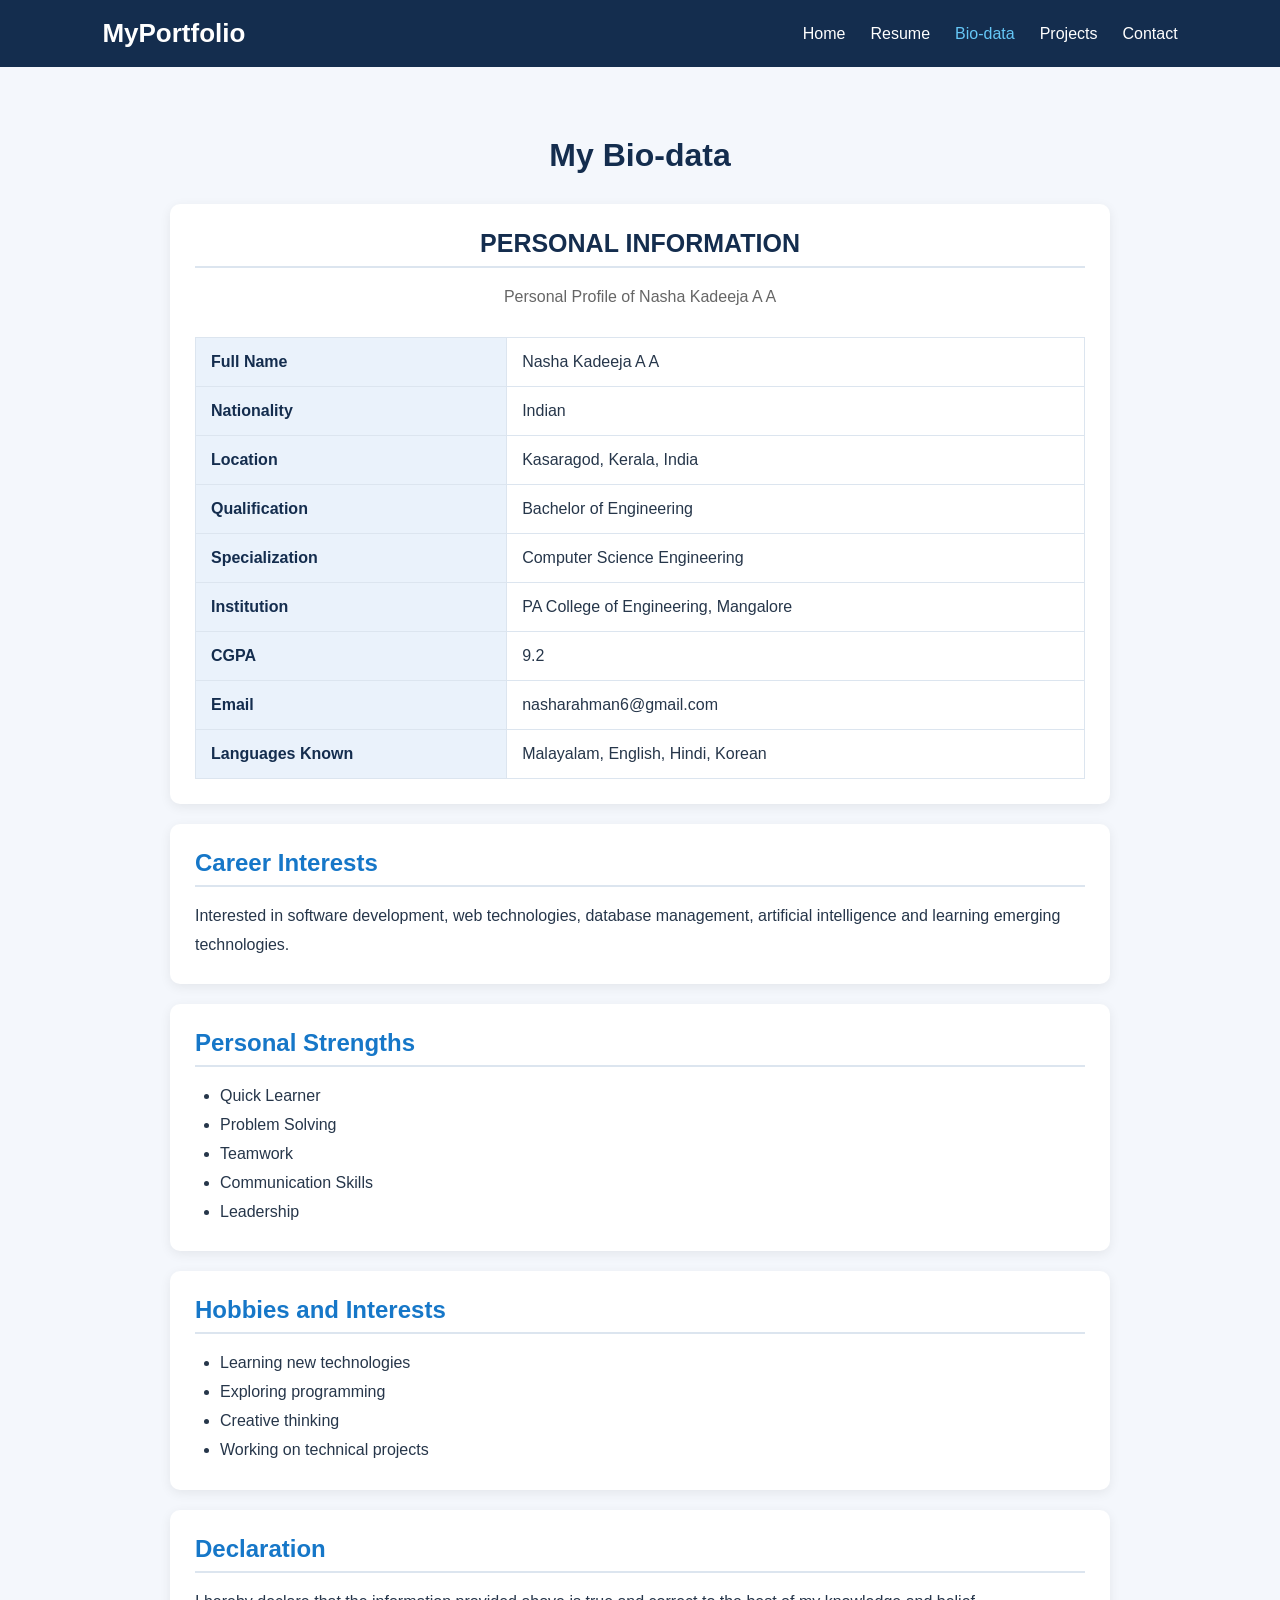
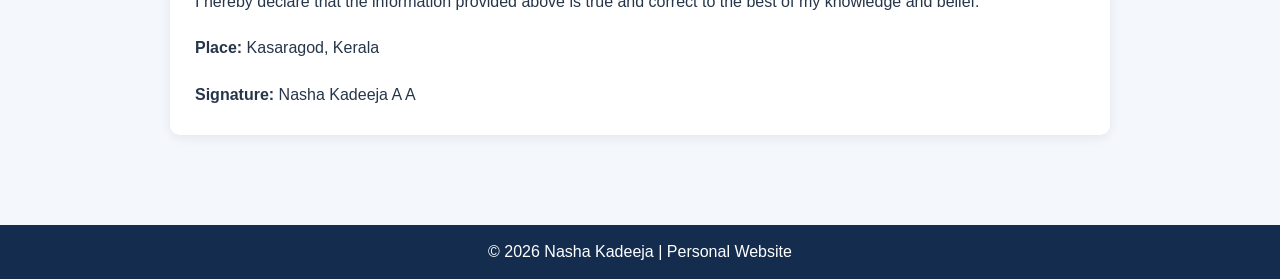
<file: biodata.html>
<!DOCTYPE html>
<html lang="en">
<head>
    <meta charset="UTF-8">
    <meta name="viewport" content="width=device-width, initial-scale=1.0">
    <title>My Bio-data</title>
    <link rel="stylesheet" href="css/style.css">
</head>

<body>

<header>
    <nav class="navbar">
        <h2 class="logo">MyPortfolio</h2>

        <ul class="nav-links">
            <li><a href="index.html">Home</a></li>
            <li><a href="resume.html">Resume</a></li>
            <li><a href="biodata.html" class="active">Bio-data</a></li>
            <li><a href="projects.html">Projects</a></li>
            <li><a href="contact.html">Contact</a></li>
        </ul>
    </nav>
</header>

<main class="page-container">

    <h1 class="page-title">My Bio-data</h1>

    <section class="content-card">

        <div class="biodata-header">
            <h2>PERSONAL INFORMATION</h2>
            <p>Personal Profile of Nasha Kadeeja A A</p>
        </div>

        <table class="biodata-table">

            <tr>
                <th>Full Name</th>
                <td>Nasha Kadeeja A A</td>
            </tr>

            <tr>
                <th>Nationality</th>
                <td>Indian</td>
            </tr>

            <tr>
                <th>Location</th>
                <td>Kasaragod, Kerala, India</td>
            </tr>

            <tr>
                <th>Qualification</th>
                <td>Bachelor of Engineering</td>
            </tr>

            <tr>
                <th>Specialization</th>
                <td>Computer Science Engineering</td>
            </tr>

            <tr>
                <th>Institution</th>
                <td>PA College of Engineering, Mangalore</td>
            </tr>

            <tr>
                <th>CGPA</th>
                <td>9.2</td>
            </tr>

            <tr>
                <th>Email</th>
                <td>nasharahman6@gmail.com</td>
            </tr>

            <tr>
                <th>Languages Known</th>
                <td>Malayalam, English, Hindi, Korean</td>
            </tr>

        </table>

    </section>

    <section class="content-card">
        <h2>Career Interests</h2>

        <p>
            Interested in software development, web technologies,
            database management, artificial intelligence and
            learning emerging technologies.
        </p>
    </section>

    <section class="content-card">
        <h2>Personal Strengths</h2>

        <ul>
            <li>Quick Learner</li>
            <li>Problem Solving</li>
            <li>Teamwork</li>
            <li>Communication Skills</li>
            <li>Leadership</li>
        </ul>
    </section>

    <section class="content-card">
        <h2>Hobbies and Interests</h2>

        <ul>
            <li>Learning new technologies</li>
            <li>Exploring programming</li>
            <li>Creative thinking</li>
            <li>Working on technical projects</li>
        </ul>
    </section>

    <section class="content-card">
        <h2>Declaration</h2>

        <p>
            I hereby declare that the information provided above
            is true and correct to the best of my knowledge
            and belief.
        </p>

        <br>

        <p><b>Place:</b> Kasaragod, Kerala</p>
        

        <br>

        <p><b>Signature:</b> Nasha Kadeeja A A</p>
    </section>

</main>

<footer>
    <p>© 2026 Nasha Kadeeja | Personal Website</p>
</footer>

<script src="https://code.jquery.com/jquery-3.7.1.min.js"></script>
<script src="js/script.js"></script>

</body>
</html>
</file>
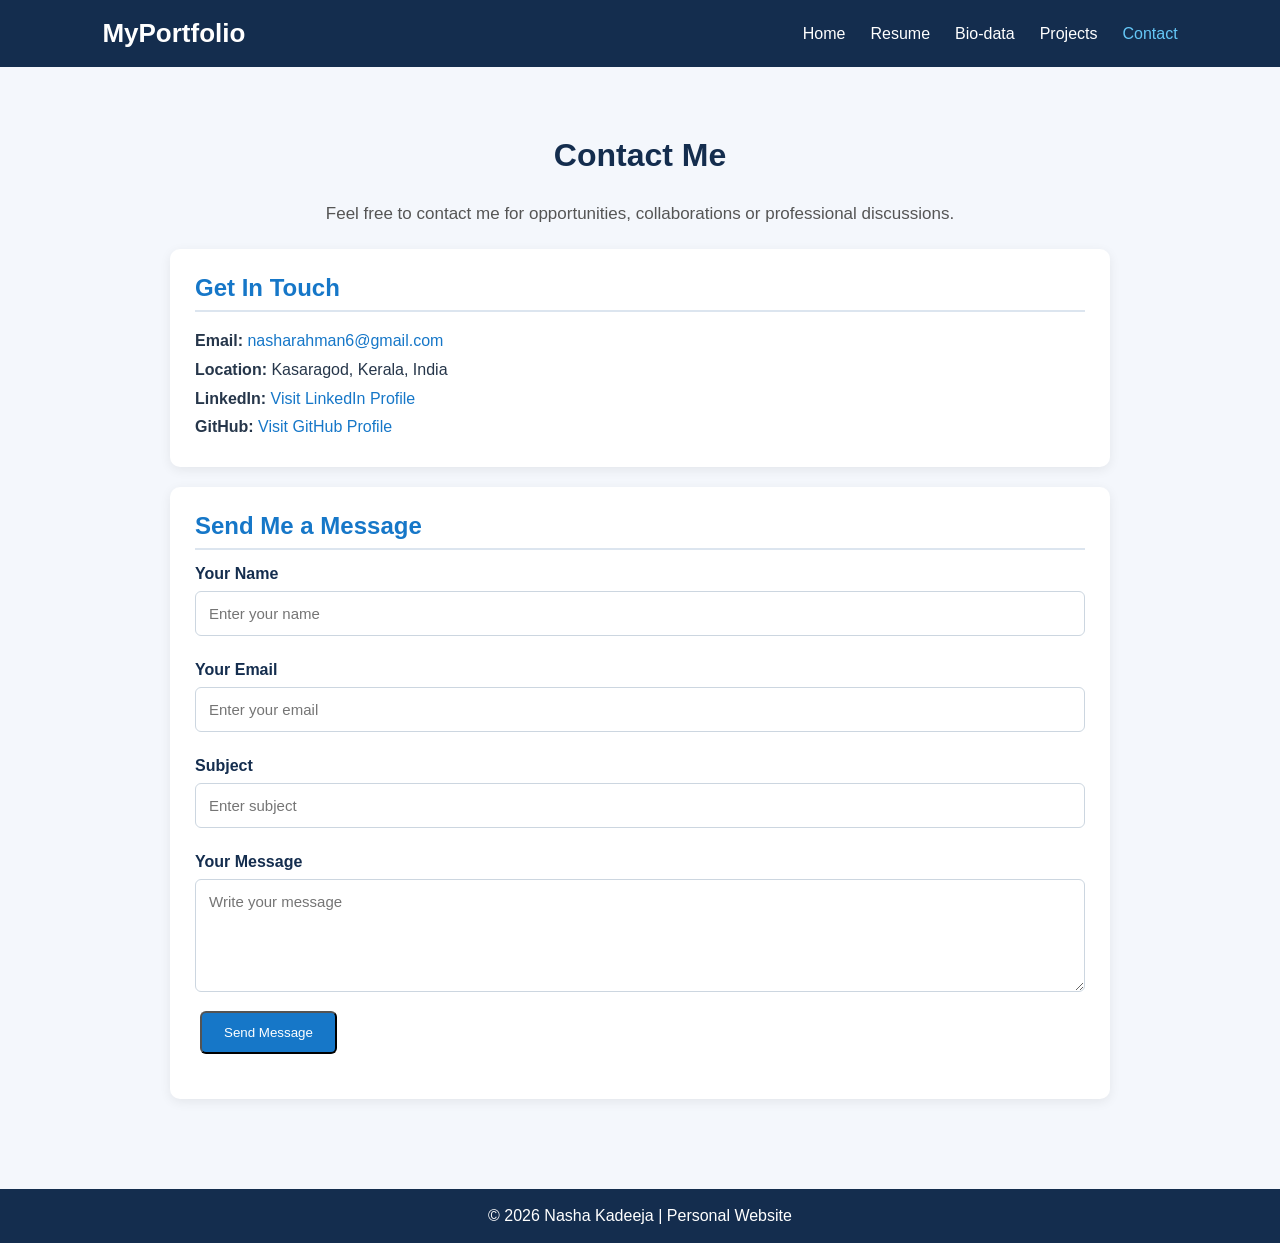
<file: contact.html>
<!DOCTYPE html>
<html lang="en">
<head>
    <meta charset="UTF-8">
    <meta name="viewport" content="width=device-width, initial-scale=1.0">
    <title>Contact Me</title>
    <link rel="stylesheet" href="css/style.css">
</head>

<body>

<header>
    <nav class="navbar">
        <h2 class="logo">MyPortfolio</h2>

        <ul class="nav-links">
            <li><a href="index.html">Home</a></li>
            <li><a href="resume.html">Resume</a></li>
            <li><a href="biodata.html">Bio-data</a></li>
            <li><a href="projects.html">Projects</a></li>
            <li><a href="contact.html" class="active">Contact</a></li>
        </ul>
    </nav>
</header>

<main class="page-container">

    <h1 class="page-title">Contact Me</h1>

    <p class="contact-intro">
        Feel free to contact me for opportunities,
        collaborations or professional discussions.
    </p>

    <!-- Contact Information -->
    <section class="content-card">

        <h2>Get In Touch</h2>

        <p><b>Email:</b>
            <a href="mailto:nasharahman6@gmail.com">
                nasharahman6@gmail.com
            </a>
        </p>

        <p><b>Location:</b> Kasaragod, Kerala, India</p>

        <p><b>LinkedIn:</b>
            <a href="https://linkedin.com/in/nasha-kadeeja-a-a-277331437"
               target="_blank">
                Visit LinkedIn Profile
            </a>
        </p>

        <p><b>GitHub:</b>
            <a href="https://github.com/nasharahman6"
               target="_blank">
                Visit GitHub Profile
            </a>
        </p>

    </section>

    <!-- Contact Form -->
    <section class="content-card">

        <h2>Send Me a Message</h2>

        <form class="contact-form" id="contactForm">

            <label>Your Name</label>
            <input type="text" id="name"
                   placeholder="Enter your name" required>

            <label>Your Email</label>
            <input type="email" id="email"
                   placeholder="Enter your email" required>

            <label>Subject</label>
            <input type="text" id="subject"
                   placeholder="Enter subject" required>

            <label>Your Message</label>
            <textarea id="message" rows="5"
                      placeholder="Write your message"
                      required></textarea>

            <button type="submit" class="btn">
                Send Message
            </button>

            <p id="formMessage"></p>

        </form>

    </section>

</main>

<footer>
    <p>© 2026 Nasha Kadeeja | Personal Website</p>
</footer>

<script src="https://code.jquery.com/jquery-3.7.1.min.js"></script>
<script src="js/script.js"></script>

</body>
</html>
</file>
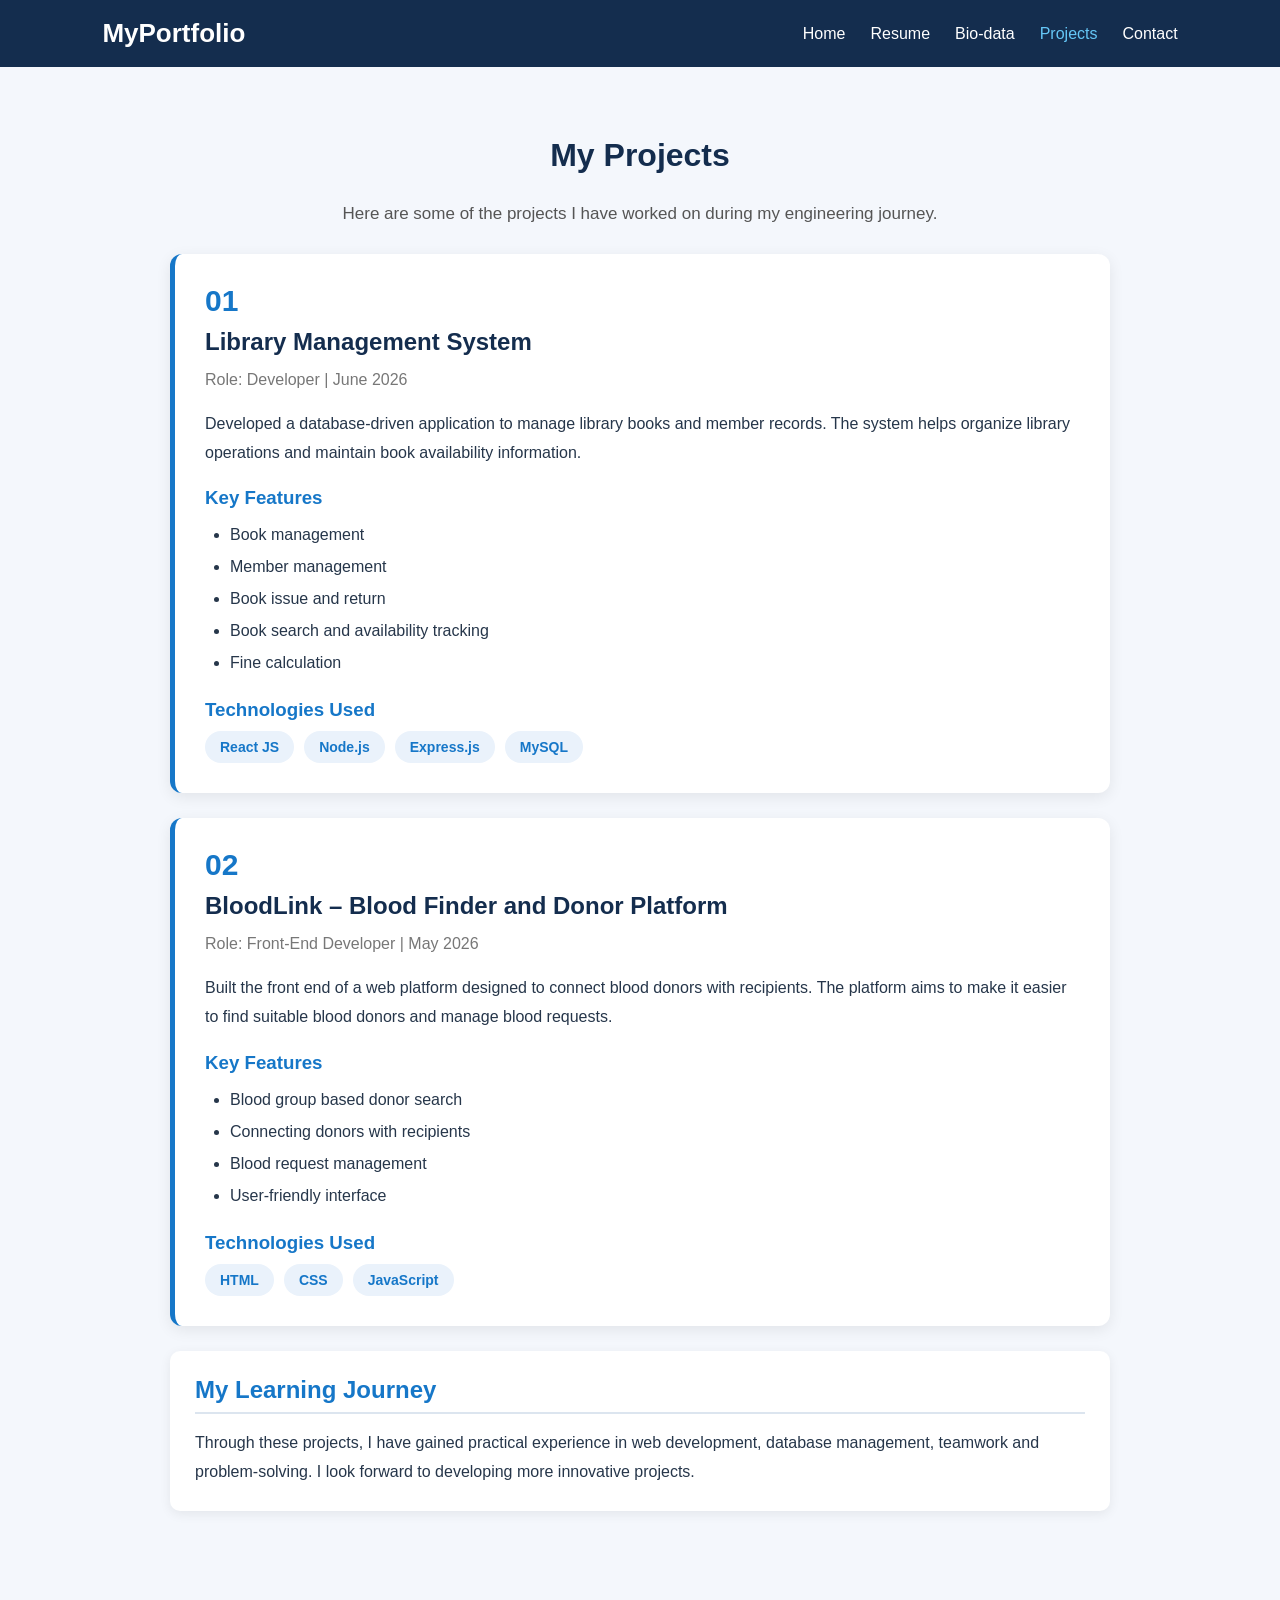
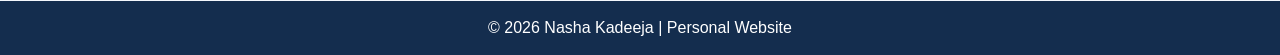
<file: projects.html>
<!DOCTYPE html>
<html lang="en">
<head>
    <meta charset="UTF-8">
    <meta name="viewport" content="width=device-width, initial-scale=1.0">
    <title>My Projects</title>
    <link rel="stylesheet" href="css/style.css">
</head>

<body>

<header>
    <nav class="navbar">
        <h2 class="logo">MyPortfolio</h2>

        <ul class="nav-links">
            <li><a href="index.html">Home</a></li>
            <li><a href="resume.html">Resume</a></li>
            <li><a href="biodata.html">Bio-data</a></li>
            <li><a href="projects.html" class="active">Projects</a></li>
            <li><a href="contact.html">Contact</a></li>
        </ul>
    </nav>
</header>

<main class="page-container">

    <h1 class="page-title">My Projects</h1>

    <p class="projects-intro">
        Here are some of the projects I have worked on
        during my engineering journey.
    </p>

    <!-- Project 1 -->
    <section class="project-card">

        <div class="project-number">01</div>

        <h2>Library Management System</h2>

        <p class="project-role">Role: Developer | June 2026</p>

        <p>
            Developed a database-driven application to manage
            library books and member records. The system helps
            organize library operations and maintain book
            availability information.
        </p>

        <h3>Key Features</h3>

        <ul>
            <li>Book management</li>
            <li>Member management</li>
            <li>Book issue and return</li>
            <li>Book search and availability tracking</li>
            <li>Fine calculation</li>
        </ul>

        <h3>Technologies Used</h3>

        <div class="tech-tags">
            <span>React JS</span>
            <span>Node.js</span>
            <span>Express.js</span>
            <span>MySQL</span>
        </div>

    </section>

    <!-- Project 2 -->
    <section class="project-card">

        <div class="project-number">02</div>

        <h2>BloodLink – Blood Finder and Donor Platform</h2>

        <p class="project-role">Role: Front-End Developer | May 2026</p>

        <p>
            Built the front end of a web platform designed to
            connect blood donors with recipients. The platform
            aims to make it easier to find suitable blood donors
            and manage blood requests.
        </p>

        <h3>Key Features</h3>

        <ul>
            <li>Blood group based donor search</li>
            <li>Connecting donors with recipients</li>
            <li>Blood request management</li>
            <li>User-friendly interface</li>
        </ul>

        <h3>Technologies Used</h3>

        <div class="tech-tags">
            <span>HTML</span>
            <span>CSS</span>
            <span>JavaScript</span>
        </div>

    </section>

    <section class="content-card">
        <h2>My Learning Journey</h2>

        <p>
            Through these projects, I have gained practical
            experience in web development, database management,
            teamwork and problem-solving. I look forward to
            developing more innovative projects.
        </p>
    </section>

</main>

<footer>
    <p>© 2026 Nasha Kadeeja | Personal Website</p>
</footer>

<script src="https://code.jquery.com/jquery-3.7.1.min.js"></script>
<script src="js/script.js"></script>

</body>
</html>
</file>
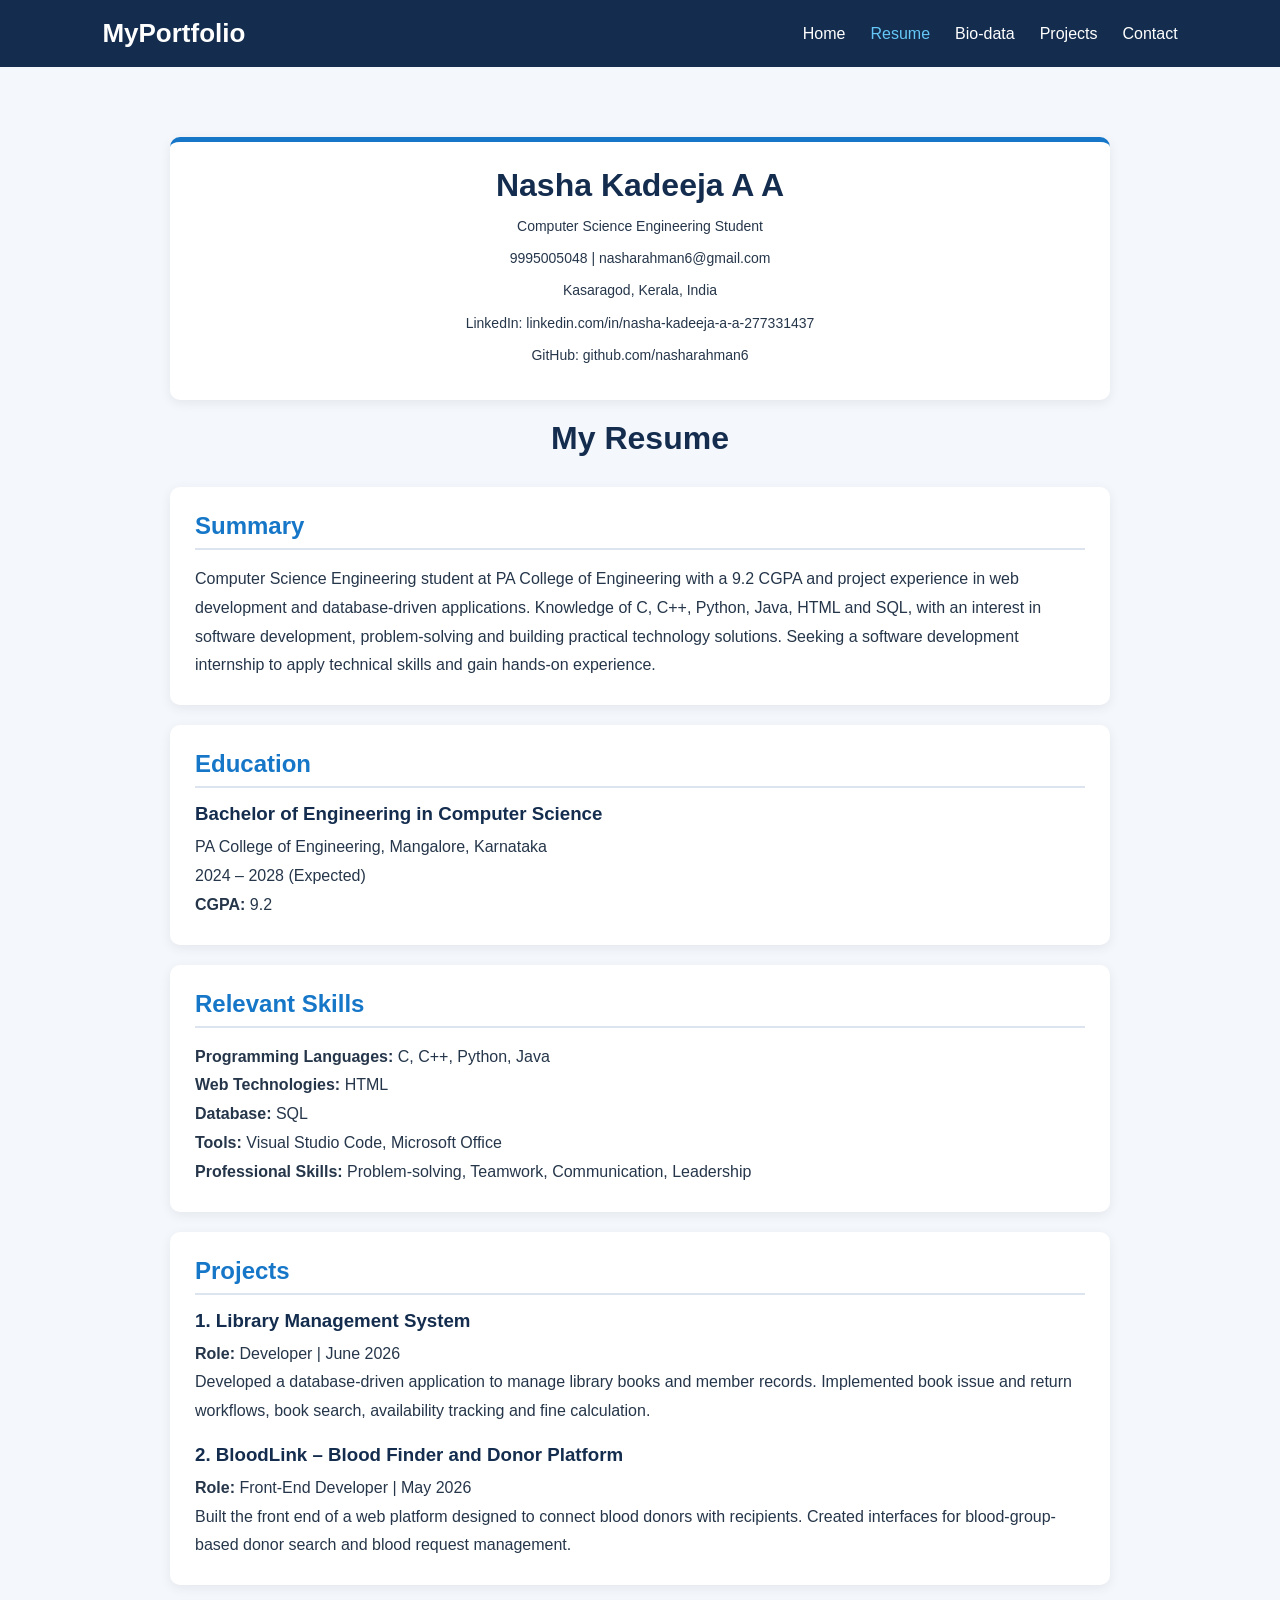
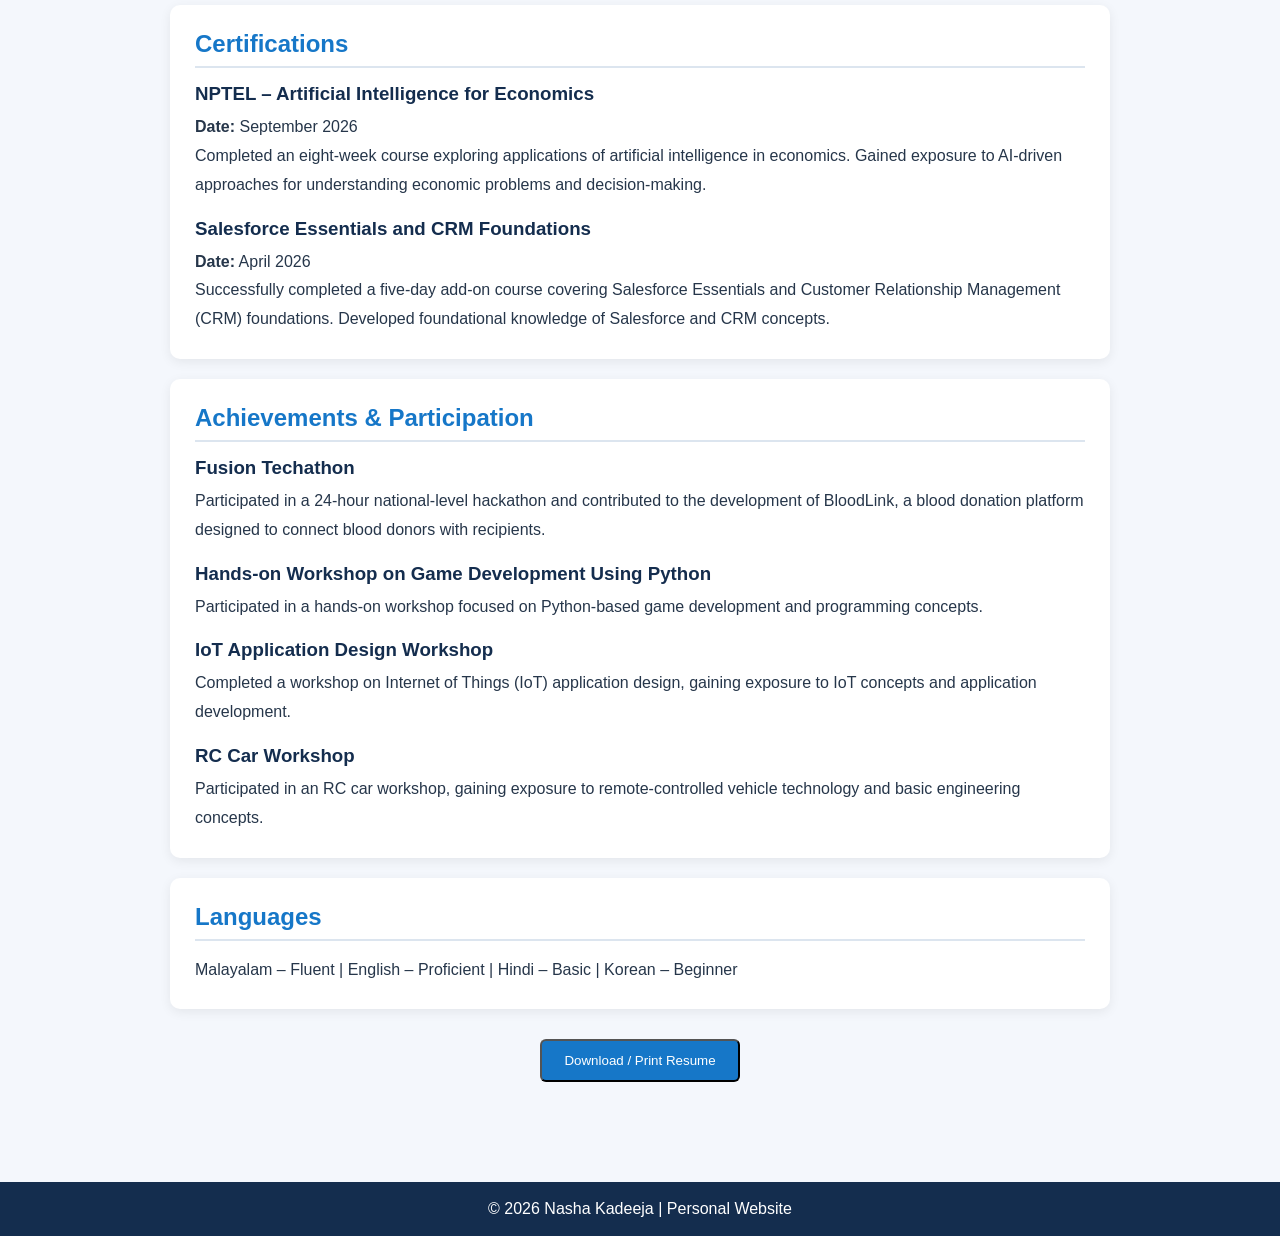
<file: resume.html>
<!DOCTYPE html>
<html lang="en">
<head>
    <meta charset="UTF-8">
    <meta name="viewport" content="width=device-width, initial-scale=1.0">
    <title>Nasha Kadeeja - Resume</title>
    <link rel="stylesheet" href="css/style.css">
</head>

<body>

<header>
    <nav class="navbar">
        <h2 class="logo">MyPortfolio</h2>
        <ul class="nav-links">
            <li><a href="index.html">Home</a></li>
            <li><a href="resume.html" class="active">Resume</a></li>
            <li><a href="biodata.html">Bio-data</a></li>
            <li><a href="projects.html">Projects</a></li>
            <li><a href="contact.html">Contact</a></li>
        </ul>
    </nav>
</header>

<main class="page-container">

    <section class="content-card resume-header">
        <h1>Nasha Kadeeja A A</h1>
        <p>Computer Science Engineering Student</p>
        <p>9995005048 | nasharahman6@gmail.com</p>
        <p>Kasaragod, Kerala, India</p>
        <p>LinkedIn: linkedin.com/in/nasha-kadeeja-a-a-277331437</p>
        <p>GitHub: github.com/nasharahman6</p>
    </section>

    <h1 class="page-title">My Resume</h1>

    <section class="content-card">
        <h2>Summary</h2>
        <p>
            Computer Science Engineering student at PA College
            of Engineering with a 9.2 CGPA and project experience
            in web development and database-driven applications.
            Knowledge of C, C++, Python, Java, HTML and SQL,
            with an interest in software development,
            problem-solving and building practical technology
            solutions. Seeking a software development internship
            to apply technical skills and gain hands-on experience.
        </p>
    </section>

    <section class="content-card">
        <h2>Education</h2>
        <h3>Bachelor of Engineering in Computer Science</h3>
        <p>PA College of Engineering, Mangalore, Karnataka</p>
        <p>2024 – 2028 (Expected)</p>
        <p><b>CGPA:</b> 9.2</p>
    </section>

    <section class="content-card">
        <h2>Relevant Skills</h2>
        <p><b>Programming Languages:</b> C, C++, Python, Java</p>
        <p><b>Web Technologies:</b> HTML</p>
        <p><b>Database:</b> SQL</p>
        <p><b>Tools:</b> Visual Studio Code, Microsoft Office</p>
        <p><b>Professional Skills:</b> Problem-solving,
        Teamwork, Communication, Leadership</p>
    </section>

    <section class="content-card">
        <h2>Projects</h2>

        <h3>1. Library Management System</h3>
        <p><b>Role:</b> Developer | June 2026</p>
        <p>
            Developed a database-driven application to manage
            library books and member records. Implemented book
            issue and return workflows, book search, availability
            tracking and fine calculation.
        </p>

        <br>

        <h3>2. BloodLink – Blood Finder and Donor Platform</h3>
        <p><b>Role:</b> Front-End Developer | May 2026</p>
        <p>
            Built the front end of a web platform designed to
            connect blood donors with recipients. Created
            interfaces for blood-group-based donor search
            and blood request management.
        </p>
    </section>

    <section class="content-card">
        <h2>Certifications</h2>

        <h3>NPTEL – Artificial Intelligence for Economics</h3>
        <p><b>Date:</b> September 2026</p>
        <p>
            Completed an eight-week course exploring applications
            of artificial intelligence in economics. Gained
            exposure to AI-driven approaches for understanding
            economic problems and decision-making.
        </p>

        <br>

        <h3>Salesforce Essentials and CRM Foundations</h3>
        <p><b>Date:</b> April 2026</p>
        <p>
            Successfully completed a five-day add-on course
            covering Salesforce Essentials and Customer
            Relationship Management (CRM) foundations.
            Developed foundational knowledge of Salesforce
            and CRM concepts.
        </p>
    </section>

    <section class="content-card">
        <h2>Achievements & Participation</h2>

        <h3>Fusion Techathon</h3>
        <p>
            Participated in a 24-hour national-level hackathon
            and contributed to the development of BloodLink,
            a blood donation platform designed to connect
            blood donors with recipients.
        </p>

        <br>

        <h3>Hands-on Workshop on Game Development Using Python</h3>
        <p>
            Participated in a hands-on workshop focused on
            Python-based game development and programming concepts.
        </p>

        <br>

        <h3>IoT Application Design Workshop</h3>
        <p>
            Completed a workshop on Internet of Things (IoT)
            application design, gaining exposure to IoT concepts
            and application development.
        </p>

        <br>

        <h3>RC Car Workshop</h3>
        <p>
            Participated in an RC car workshop, gaining exposure
            to remote-controlled vehicle technology and
            basic engineering concepts.
        </p>
    </section>

    <section class="content-card">
        <h2>Languages</h2>
        <p>
            Malayalam – Fluent |
            English – Proficient |
            Hindi – Basic |
            Korean – Beginner
        </p>
    </section>

    <div style="text-align:center; margin:25px;">
        <button class="btn" onclick="window.print()">
            Download / Print Resume
        </button>
    </div>

</main>

<footer>
    <p>© 2026 Nasha Kadeeja | Personal Website</p>
</footer>

<script src="https://code.jquery.com/jquery-3.7.1.min.js"></script>
<script src="js/script.js"></script>

</body>
</html>
</file>
<file: css/style.css>
/* General Styling */
* {
    margin: 0;
    padding: 0;
    box-sizing: border-box;
    font-family: Arial, sans-serif;
}

body {
    background: #f4f7fc;
    color: #26364a;
}

/* Navigation Bar */
header {
    background: #142d4e;
    padding: 18px 8%;
}

.navbar {
    display: flex;
    justify-content: space-between;
    align-items: center;
    flex-wrap: wrap;
}

.logo {
    color: white;
    font-size: 26px;
}

.nav-links {
    display: flex;
    list-style: none;
    gap: 25px;
}

.nav-links a {
    color: white;
    text-decoration: none;
    font-size: 16px;
    transition: 0.3s;
}

.nav-links a:hover,
.nav-links a.active {
    color: #65c7f7;
}

/* Home Section */
.home {
    min-height: 80vh;
    display: flex;
    align-items: center;
    justify-content: space-around;
    padding: 50px 8%;
    gap: 40px;
}

.home-content {
    max-width: 600px;
}

.home-content h3 {
    font-size: 22px;
    margin-bottom: 15px;
}

.home-content h1 {
    font-size: 48px;
    margin-bottom: 10px;
}

.home-content h1 span {
    color: #1677c8;
}

.home-content h2 {
    color: #1677c8;
    margin-bottom: 20px;
}

.home-content p {
    font-size: 17px;
    line-height: 1.8;
    margin-bottom: 25px;
}

/* Buttons */
.btn {
    display: inline-block;
    background: #1677c8;
    color: white;
    padding: 12px 22px;
    border-radius: 6px;
    text-decoration: none;
    margin: 5px;
    transition: 0.3s;
}

.btn:hover {
    background: #10558f;
    transform: translateY(-2px);
}

.btn-outline {
    background: transparent;
    color: #1677c8;
    border: 2px solid #1677c8;
}

.btn-outline:hover {
    color: white;
}

/* Profile Image */
.home-image img {
    width: 280px;
    height: 280px;
    border-radius: 50%;
    object-fit: cover;
    border: 7px solid white;
    box-shadow: 0 5px 20px rgba(0,0,0,0.15);
}

/* Footer */
footer {
    background: #142d4e;
    color: white;
    text-align: center;
    padding: 18px;
}

/* Other Page Sections */
.page-container {
    max-width: 1000px;
    margin: 40px auto;
    padding: 30px;
}

.page-title {
    color: #142d4e;
    text-align: center;
    margin-bottom: 30px;
    font-size: 32px;
}

.content-card {
    background: white;
    padding: 25px;
    margin-bottom: 20px;
    border-radius: 10px;
    box-shadow: 0 3px 12px rgba(0,0,0,0.07);
}

.content-card h2 {
    color: #1677c8;
    margin-bottom: 15px;
}

.content-card p,
.content-card li {
    line-height: 1.8;
}

.content-card ul {
    padding-left: 25px;
}

.contact-form input,
.contact-form textarea {
    width: 100%;
    padding: 12px;
    margin: 10px 0;
    border: 1px solid #ccc;
    border-radius: 5px;
}

/* Mobile Responsive Design */
@media (max-width: 768px) {

    .navbar {
        flex-direction: column;
        gap: 20px;
    }

    .nav-links {
        flex-wrap: wrap;
        justify-content: center;
        gap: 15px;
    }

    .home {
        flex-direction: column-reverse;
        text-align: center;
    }

    .home-content h1 {
        font-size: 36px;
    }

    .home-image img {
        width: 200px;
        height: 200px;
    }

    .page-container {
        padding: 20px;
        margin: 20px auto;
    }
}

/* Resume Print Styling */

@media print {

    header,
    footer,
    button,
    .btn {
        display: none !important;
    }

    body {
        background: white;
        color: black;
    }

    .page-container {
        margin: 0;
        padding: 10px;
        max-width: 100%;
    }

    .content-card {
        box-shadow: none;
        border: 1px solid #ddd;
        break-inside: avoid;
    }

    .page-title {
        color: black;
    }
}

/* Resume Header */

.resume-header {
    text-align: center;
    border-top: 5px solid #1677c8;
}

.resume-header h1 {
    color: #142d4e;
    font-size: 32px;
    margin-bottom: 10px;
}

.resume-header p {
    margin: 7px 0;
    font-size: 14px;
}

.content-card h3 {
    color: #142d4e;
    margin-bottom: 8px;
}

.content-card h2 {
    border-bottom: 2px solid #dce5ef;
    padding-bottom: 8px;
}

/* Bio-data Page */

.biodata-header {
    text-align: center;
    margin-bottom: 25px;
}

.biodata-header h2 {
    color: #142d4e;
    font-size: 25px;
}

.biodata-header p {
    color: #666;
    margin-top: 8px;
}

.biodata-table {
    width: 100%;
    border-collapse: collapse;
    margin-top: 15px;
}

.biodata-table th,
.biodata-table td {
    border: 1px solid #dce5ef;
    padding: 15px;
    text-align: left;
}

.biodata-table th {
    background: #eaf2fb;
    color: #142d4e;
    width: 35%;
}

.biodata-table tr:hover {
    background: #f4f8fd;
}

@media (max-width: 600px) {
    .biodata-table th,
    .biodata-table td {
        padding: 9px;
        font-size: 13px;
    }
}

/* Projects Page */

.projects-intro {
    text-align: center;
    margin-bottom: 30px;
    color: #555;
    font-size: 17px;
}

.project-card {
    background: white;
    padding: 30px;
    margin-bottom: 25px;
    border-radius: 12px;
    box-shadow: 0 4px 15px rgba(0,0,0,0.08);
    border-left: 5px solid #1677c8;
    transition: 0.3s;
}

.project-card:hover {
    transform: translateY(-5px);
}

.project-number {
    color: #1677c8;
    font-size: 30px;
    font-weight: bold;
    margin-bottom: 10px;
}

.project-card h2 {
    color: #142d4e;
    margin-bottom: 10px;
}

.project-card h3 {
    color: #1677c8;
    margin-top: 20px;
    margin-bottom: 10px;
}

.project-card p {
    line-height: 1.8;
}

.project-role {
    color: #777;
    margin-bottom: 15px;
}

.project-card ul {
    padding-left: 25px;
    line-height: 2;
}

.tech-tags {
    display: flex;
    flex-wrap: wrap;
    gap: 10px;
    margin-top: 10px;
}

.tech-tags span {
    background: #eaf2fb;
    color: #1677c8;
    padding: 8px 15px;
    border-radius: 20px;
    font-size: 14px;
    font-weight: bold;
}

/* Contact Page */

.contact-intro {
    text-align: center;
    margin-bottom: 25px;
    font-size: 17px;
    color: #555;
}

.content-card a {
    color: #1677c8;
    text-decoration: none;
}

.content-card a:hover {
    text-decoration: underline;
}

.contact-form label {
    display: block;
    margin-top: 15px;
    font-weight: bold;
    color: #142d4e;
}

.contact-form input,
.contact-form textarea {
    width: 100%;
    padding: 13px;
    margin-top: 8px;
    border: 1px solid #ccd6e0;
    border-radius: 6px;
    font-size: 15px;
}

.contact-form input:focus,
.contact-form textarea:focus {
    outline: none;
    border-color: #1677c8;
    box-shadow: 0 0 5px rgba(22,119,200,0.2);
}

#formMessage {
    margin-top: 15px;
    color: #1677c8;
    font-weight: bold;
}
</file>
